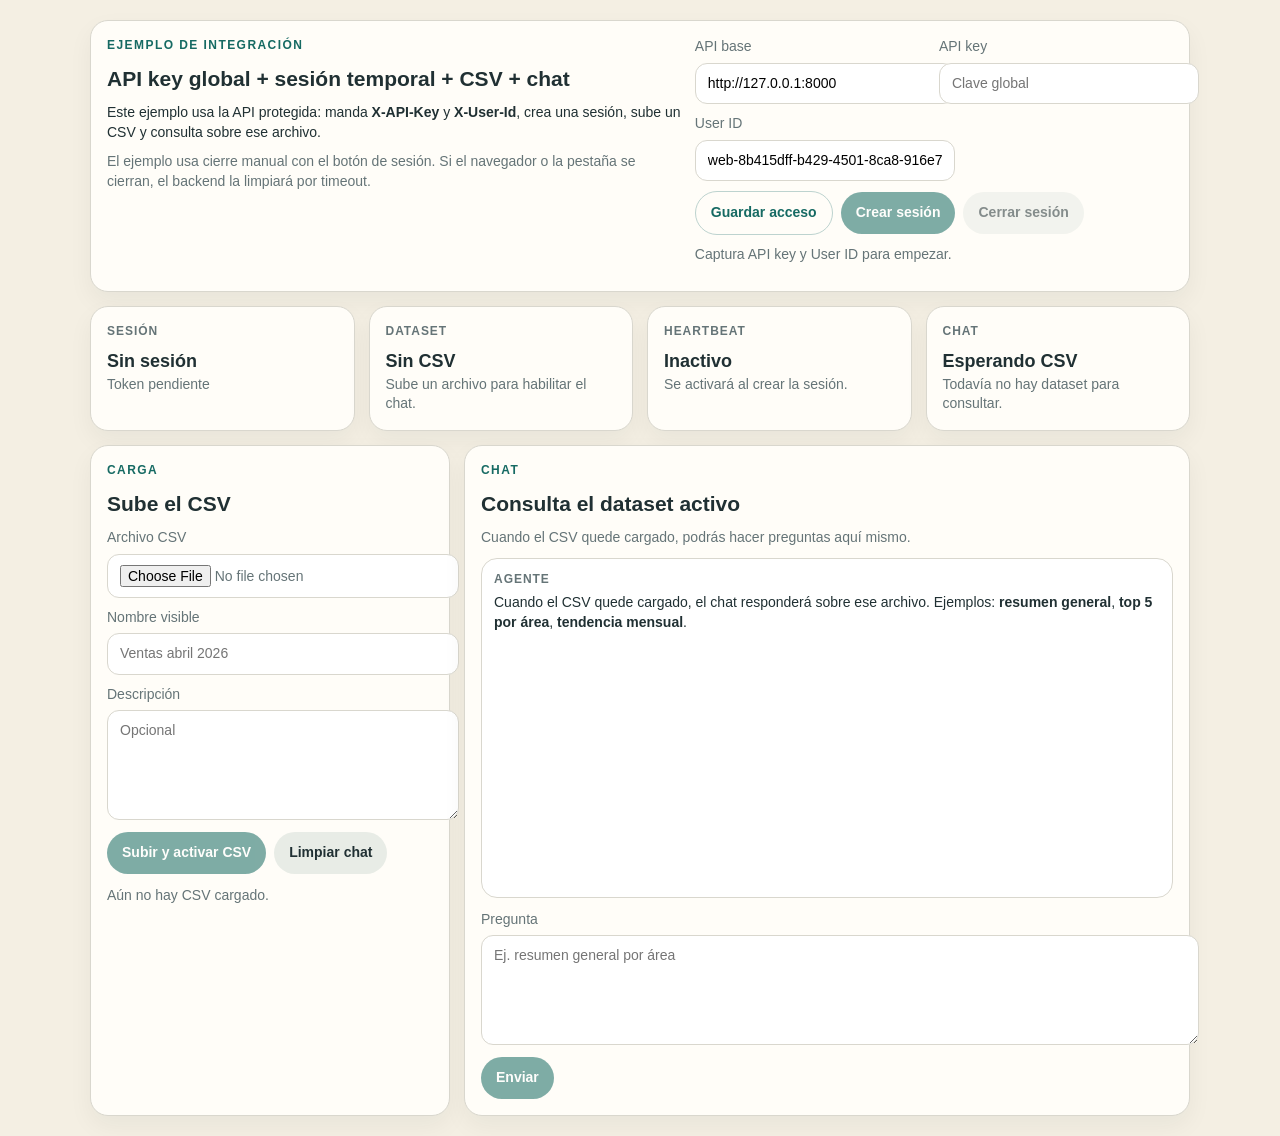
<file: ejemplo/index.html>
<!doctype html>
<html lang="es">
<head>
  <meta charset="utf-8" />
  <meta name="viewport" content="width=device-width, initial-scale=1" />
  <title>Ejemplo sesiones protegidas</title>
  <style>
    body{margin:0;font:14px/1.4 "Segoe UI",sans-serif;background:#f4efe3;color:#203033}
    main{width:min(1100px,calc(100vw - 24px));margin:20px auto;display:grid;gap:14px}
    .card{background:#fffdf8;border:1px solid #d9d7ce;border-radius:18px;padding:16px;box-shadow:0 10px 24px rgba(18,30,31,.05)}
    .hero,.layout,.status{display:grid;gap:14px}.hero{grid-template-columns:1.2fr 1fr}.layout{grid-template-columns:360px 1fr}.status{grid-template-columns:repeat(4,1fr)}
    h1,h2,p{margin:0 0 10px}.eyebrow{font-size:12px;text-transform:uppercase;letter-spacing:.12em;color:#166a63;font-weight:700}
    label{display:grid;gap:6px;color:#657477}.grid{display:grid;gap:10px}.grid.two{grid-template-columns:repeat(2,1fr)}
    input,textarea,button{font:inherit} input,textarea{width:100%;padding:10px 12px;border:1px solid #d9d7ce;border-radius:12px;background:#fff}
    textarea{min-height:88px;resize:vertical} button{border:0;border-radius:999px;padding:11px 15px;font-weight:700;cursor:pointer}
    .primary{background:#166a63;color:#fff}.secondary{background:#e8ece6;color:#203033}.ghost{background:transparent;border:1px solid #bdd3cf;color:#166a63}
    button:disabled{opacity:.55;cursor:not-allowed}.row,.chips{display:flex;gap:8px;flex-wrap:wrap;align-items:center}
    .meta,.note{color:#657477}.note.warn{color:#8c5a13}.note.error{color:#9c3d31}.note.success{color:#166a63}
    .value{font-size:18px;font-weight:700}.label{font-size:12px;text-transform:uppercase;letter-spacing:.08em;color:#657477;font-weight:700}
    .messages{display:grid;gap:12px;min-height:340px;max-height:70vh;overflow:auto}.msg{border:1px solid #d9d7ce;border-radius:16px;padding:12px;background:#fff}
    .msg.user{margin-left:auto;max-width:74%;background:linear-gradient(135deg,#166a63,#1f756d);color:#fff}.msg-head{font-size:12px;text-transform:uppercase;letter-spacing:.08em;font-weight:700;color:#657477;margin-bottom:6px}
    .msg.user .msg-head{color:#d9f5f0}.kpis{display:grid;grid-template-columns:repeat(auto-fit,minmax(140px,1fr));gap:10px;margin-top:10px}.kpi{border:1px solid #d9d7ce;border-radius:12px;padding:10px;background:#f2f6f4}
    .kpi strong{display:block;font-size:22px;margin-top:6px} table{width:100%;border-collapse:collapse;margin-top:10px;background:#fff}
    th,td{padding:9px 10px;border-bottom:1px solid #d9d7ce;text-align:left;vertical-align:top} th{font-size:12px;text-transform:uppercase;letter-spacing:.06em;color:#657477;background:#f0f4f2}
    .chip{padding:8px 11px;border:1px solid #d9d7ce;border-radius:999px;background:#fff}
    @media (max-width:900px){.hero,.layout,.status,.grid.two{grid-template-columns:1fr}.msg.user{max-width:100%}}
  </style>
</head>
<body>
  <main>
    <section class="card hero">
      <div>
        <p class="eyebrow">Ejemplo de integración</p>
        <h1>API key global + sesión temporal + CSV + chat</h1>
        <p>Este ejemplo usa la API protegida: manda <strong>X-API-Key</strong> y <strong>X-User-Id</strong>, crea una sesión, sube un CSV y consulta sobre ese archivo.</p>
        <p class="note">El ejemplo usa cierre manual con el botón de sesión. Si el navegador o la pestaña se cierran, el backend la limpiará por timeout.</p>
      </div>
      <div class="grid two">
        <label>API base<input id="apiBase" type="url" value="http://127.0.0.1:8000" /></label>
        <label>API key<input id="apiKey" type="password" placeholder="Clave global" /></label>
        <label>User ID<input id="userId" type="text" placeholder="usuario-web-01" /></label>
        <div class="row" style="grid-column:1/-1">
          <button id="saveAccessBtn" class="ghost" type="button">Guardar acceso</button>
          <button id="createBtn" class="primary" type="button">Crear sesión</button>
          <button id="closeBtn" class="secondary" type="button">Cerrar sesión</button>
        </div>
        <p id="accessNote" class="note" style="grid-column:1/-1">Captura API key y User ID para empezar.</p>
      </div>
    </section>

    <section class="status">
      <article class="card"><p class="label">Sesión</p><div id="sessionStatus" class="value">Sin sesión</div><div id="tokenStatus" class="meta">Token pendiente</div></article>
      <article class="card"><p class="label">Dataset</p><div id="datasetStatus" class="value">Sin CSV</div><div id="datasetMeta" class="meta">Sube un archivo para habilitar el chat.</div></article>
      <article class="card"><p class="label">Heartbeat</p><div id="heartbeatStatus" class="value">Inactivo</div><div id="heartbeatMeta" class="meta">Se activará al crear la sesión.</div></article>
      <article class="card"><p class="label">Chat</p><div id="chatStatus" class="value">Esperando CSV</div><div id="chatMeta" class="meta">Todavía no hay dataset para consultar.</div></article>
    </section>

    <section class="layout">
      <aside class="card">
        <p class="eyebrow">Carga</p>
        <h2>Sube el CSV</h2>
        <div class="grid">
          <label>Archivo CSV<input id="csvFile" type="file" accept=".csv,text/csv" /></label>
          <label>Nombre visible<input id="displayName" type="text" placeholder="Ventas abril 2026" /></label>
          <label>Descripción<textarea id="description" placeholder="Opcional"></textarea></label>
        </div>
        <div class="row" style="margin-top:12px">
          <button id="uploadBtn" class="primary" type="button">Subir y activar CSV</button>
          <button id="clearBtn" class="secondary" type="button">Limpiar chat</button>
        </div>
        <p id="uploadNote" class="note" style="margin-top:12px">Aún no hay CSV cargado.</p>
        <div id="suggestions" class="chips" style="margin-top:12px"></div>
      </aside>

      <section class="card">
        <p class="eyebrow">Chat</p>
        <h2>Consulta el dataset activo</h2>
        <p id="chatIntro" class="note">Cuando el CSV quede cargado, podrás hacer preguntas aquí mismo.</p>
        <div id="messages" class="messages"></div>
        <label style="margin-top:12px">Pregunta<textarea id="questionInput" placeholder="Ej. resumen general por área"></textarea></label>
        <div class="row" style="margin-top:12px"><button id="sendBtn" class="primary" type="button">Enviar</button></div>
      </section>
    </section>
  </main>

  <script>
    const K={apiBase:"example.apiBase",apiKey:"example.apiKey",userId:"example.userId"};
    const S={apiBase:"",apiKey:"",userId:"",token:"",dataset:null,history:[],heartbeat:0,lastBeat:0,busy:false};
    const E={apiBase:q("apiBase"),apiKey:q("apiKey"),userId:q("userId"),saveAccessBtn:q("saveAccessBtn"),createBtn:q("createBtn"),closeBtn:q("closeBtn"),csvFile:q("csvFile"),displayName:q("displayName"),description:q("description"),uploadBtn:q("uploadBtn"),uploadNote:q("uploadNote"),suggestions:q("suggestions"),clearBtn:q("clearBtn"),messages:q("messages"),questionInput:q("questionInput"),sendBtn:q("sendBtn"),accessNote:q("accessNote"),sessionStatus:q("sessionStatus"),tokenStatus:q("tokenStatus"),datasetStatus:q("datasetStatus"),datasetMeta:q("datasetMeta"),heartbeatStatus:q("heartbeatStatus"),heartbeatMeta:q("heartbeatMeta"),chatStatus:q("chatStatus"),chatMeta:q("chatMeta"),chatIntro:q("chatIntro")};
    document.addEventListener("DOMContentLoaded",init);

    function init(){dbg("init:start");try{loadAccess()}catch(err){dbgError("init:load_access_error",{error:emsg(err)});S.apiBase="http://127.0.0.1:8000";S.apiKey=localStorage.getItem(K.apiKey)||"";S.userId=localStorage.getItem(K.userId)||gid();E.apiBase.value=S.apiBase;E.apiKey.value=S.apiKey;E.userId.value=S.userId;noteAccess(emsg(err),"error")}bind();resetChat();render();if(hasAccess())noteAccess("Acceso listo. Puedes crear la sesión.","success");dbg("init:ready",{hasAccess:hasAccess(),apiBase:S.apiBase,userId:S.userId})}
    function bind(){E.saveAccessBtn.addEventListener("click",()=>{try{saveAccess();render()}catch(err){dbgError("access:save_error",{error:emsg(err)});noteAccess(emsg(err),"error")}});E.createBtn.addEventListener("click",()=>createSession(true).catch(err=>showError("No se pudo crear la sesión.",err)));E.closeBtn.addEventListener("click",()=>closeSession(false));E.uploadBtn.addEventListener("click",uploadCsv);E.sendBtn.addEventListener("click",sendQuestion);E.clearBtn.addEventListener("click",resetChat);E.questionInput.addEventListener("keydown",ev=>{if(ev.key==="Enter"&&!ev.shiftKey){ev.preventDefault();sendQuestion()}});E.suggestions.addEventListener("click",ev=>{const b=ev.target.closest("[data-question]");if(!b)return;E.questionInput.value=b.getAttribute("data-question")||"";E.questionInput.focus()})}

    function loadAccess(){S.apiBase=norm(localStorage.getItem(K.apiBase)||E.apiBase.value);S.apiKey=localStorage.getItem(K.apiKey)||"";S.userId=localStorage.getItem(K.userId)||gid();E.apiBase.value=S.apiBase;E.apiKey.value=S.apiKey;E.userId.value=S.userId;dbg("access:loaded",{apiBase:S.apiBase,userId:S.userId,hasApiKey:Boolean(S.apiKey)})}
    function saveAccess(){S.apiBase=norm(E.apiBase.value);S.apiKey=(E.apiKey.value||"").trim();S.userId=(E.userId.value||"").trim()||gid();localStorage.setItem(K.apiBase,S.apiBase);localStorage.setItem(K.apiKey,S.apiKey);localStorage.setItem(K.userId,S.userId);E.apiBase.value=S.apiBase;E.userId.value=S.userId;noteAccess(hasAccess()?"Acceso guardado.":"Captura API key y User ID para continuar.",hasAccess()?"success":"warn");dbg("access:saved",{apiBase:S.apiBase,userId:S.userId,hasApiKey:Boolean(S.apiKey)})}
    function hasAccess(){return Boolean(S.apiKey&&S.userId)} function ensureAccess(){if(!hasAccess()){dbg("access:missing",{apiBase:S.apiBase,userId:S.userId,hasApiKey:Boolean(S.apiKey)});throw new Error("Captura API key y User ID antes de usar la sesión.")}}
    function headers(extra={}){ensureAccess();return {"X-API-Key":S.apiKey,"X-User-Id":S.userId,...extra}}
    async function call(path,opt={}){const isForm=opt.body instanceof FormData,hs=new Headers(headers(opt.headers||{}));if(!isForm&&!hs.has("Content-Type"))hs.set("Content-Type","application/json");const method=opt.method||"GET",baseUrl=norm(S.apiBase||E.apiBase.value);dbg("http:request",{method,path,baseUrl,token:S.token||null,isForm,hasDataset:Boolean(S.dataset)});let r;try{r=await fetch(`${baseUrl}${path}`,{...opt,headers:hs})}catch(cause){dbgError("http:network_error",{method,path,baseUrl,error:cause?.message||String(cause)});const e=new Error(`No se pudo conectar con ${baseUrl}.`);e.cause=cause;throw e}const ct=r.headers.get("content-type")||"",p=ct.includes("application/json")?await r.json():await r.text();dbg("http:response",{method,path,status:r.status,ok:r.ok,payload:safePayload(p)});if(!r.ok){const e=new Error(typeof p==="object"&&p?(p.detail||JSON.stringify(p)):String(p||`HTTP ${r.status}`));e.status=r.status;e.payload=p;throw e}return p}

    async function createSession(forceNew){saveAccess();ensureAccess();dbg("session:create:start",{forceNew,token:S.token||null});if(forceNew&&S.token)await closeSession(true);busy(true);try{const p=await call("/sessions",{method:"POST",body:JSON.stringify({user_id:S.userId})});S.token=p.token;S.dataset=null;S.history=[];S.lastBeat=Date.now();dbg("session:create:ok",{token:S.token,expiresIn:p.expires_in});startBeat();resetChat();noteUpload("Sesión activa. El siguiente paso es subir un CSV.","success");msg("system","Sistema","Sesión creada. Ahora sube un CSV para habilitar el chat.");render();return p}catch(err){dbgError("session:create:error",{error:emsg(err),status:err?.status||null});throw err}finally{busy(false)}}
    async function uploadCsv(){saveAccess();ensureAccess();const f=E.csvFile.files[0];if(!f){noteUpload("Selecciona un archivo CSV antes de subirlo.","warn");dbg("upload:missing_file");return}if(!f.name.toLowerCase().endsWith(".csv")){noteUpload("Solo se esperan archivos .csv.","warn");dbg("upload:invalid_extension",{filename:f.name});return}try{busy(true);dbg("upload:start",{filename:f.name,size:f.size,token:S.token||null});if(!S.token)await createSession(false);const fd=new FormData(),m={};fd.append("file",f,f.name);if(E.displayName.value.trim())m.display_name=E.displayName.value.trim();if(E.description.value.trim())m.description=E.description.value.trim();if(Object.keys(m).length)fd.append("metadata",JSON.stringify(m));const d=await call(`/sessions/${encodeURIComponent(S.token)}/upload`,{method:"POST",body:fd});S.dataset=d;S.history=[];dbg("upload:ok",{token:S.token,datasetId:d.id,displayName:d.display_name||d.filename});resetChat();noteUpload("Archivo subido y sesión lista para consultar.","success");msg("assistant","Agente",`CSV cargado correctamente: <strong>${esc(d.display_name||d.filename)}</strong>.`);renderHints([`resumen general de ${d.display_name||d.filename}`,"top 5 por área","tendencia mensual","comparado con el periodo anterior"]);render()}catch(err){dbgError("upload:error",{error:emsg(err),status:err?.status||null,token:S.token||null});showError("No se pudo subir el CSV.",err)}finally{busy(false)}}
    async function sendQuestion(){saveAccess();ensureAccess();const question=E.questionInput.value.trim();if(!question){dbg("query:empty_question");return}if(!S.token||!S.dataset){dbg("query:blocked_missing_session_or_dataset",{token:S.token||null,hasDataset:Boolean(S.dataset)});showError("Todavía no hay un dataset activo.",new Error("Primero crea la sesión y sube un CSV."));return}msg("user","Tu consulta",`<p>${esc(question)}</p>`);E.questionInput.value="";try{busy(true);dbg("query:start",{token:S.token,question:question.slice(0,120),historyCount:S.history.slice(-12).length});const r=await call(`/sessions/${encodeURIComponent(S.token)}/query`,{method:"POST",body:JSON.stringify({question,history:S.history.slice(-12)})});dbg("query:ok",{token:S.token,status:r.status});if(r.status==="ok"){msg("assistant","Agente",renderResult(r));remember("user",question);remember("agent",r.summary);renderHintsFromResponse(r);render();return}if(r.status==="needs_clarification"){msg("assistant","Agente",`<p>${esc(r.reason)}</p><p>${esc(r.question)}</p>`);remember("user",question);remember("agent",`${r.reason} ${r.question}`.trim());renderHints((r.hints||[]));return}if(r.status==="assistant_message"){msg("assistant","Agente",`<p>${esc(r.message)}</p>`);remember("user",question);remember("agent",r.message);renderHints((r.hints||[]));return}throw new Error("El backend devolvió un estado no esperado.")}catch(err){dbgError("query:error",{error:emsg(err),status:err?.status||null,token:S.token||null});showError("La consulta falló.",err);if(err.status===401||err.status===403)expire("La sesión ya no es válida para este acceso. Crea una nueva.")}finally{busy(false)}}

    function startBeat(){stopBeat();dbg("heartbeat:start",{token:S.token||null});S.heartbeat=window.setInterval(async()=>{if(!S.token){dbg("heartbeat:skip_no_token");return}try{dbg("heartbeat:tick",{token:S.token});await call(`/sessions/${encodeURIComponent(S.token)}/heartbeat`,{method:"POST"});S.lastBeat=Date.now();render()}catch(err){dbgError("heartbeat:error",{error:emsg(err),status:err?.status||null,token:S.token||null});stopBeat();if(err.status===401||err.status===403){expire("El backend marcó la sesión como expirada o inválida.");return}noteUpload(`Heartbeat falló: ${emsg(err)}`,"warn")}},30000);render()}
    function stopBeat(){if(S.heartbeat){dbg("heartbeat:stop",{token:S.token||null});clearInterval(S.heartbeat);S.heartbeat=0}render()}
    async function closeSession(silent){dbg("session:close:start",{token:S.token||null,silent});stopBeat();if(S.token){try{await fetch(`${norm(S.apiBase||E.apiBase.value)}/sessions/${encodeURIComponent(S.token)}/logout`,{method:"POST",keepalive:true,headers:headers()});dbg("session:close:logout_ok",{token:S.token})}catch(err){dbgError("session:close:logout_error",{error:err?.message||String(err),token:S.token||null});if(!silent)noteUpload("No se pudo cerrar la sesión en el servidor. El heartbeat se encargará de limpiarla.","warn")}}S.token="";S.dataset=null;S.history=[];S.lastBeat=0;E.csvFile.value="";resetChat();render();if(!silent)msg("system","Sistema","Sesión cerrada. Si quieres cambiar el CSV, crea una nueva.")}
    function expire(text){dbgError("session:expired",{token:S.token||null,text});stopBeat();S.token="";S.dataset=null;S.history=[];S.lastBeat=0;resetChat();noteUpload("La sesión expiró. Crea otra y vuelve a subir el CSV.","warn");msg("system","Sistema",text);render()}

    function resetChat(){E.messages.innerHTML="";msg("assistant","Agente","Cuando el CSV quede cargado, el chat responderá sobre ese archivo. Ejemplos: <strong>resumen general</strong>, <strong>top 5 por área</strong>, <strong>tendencia mensual</strong>.");renderHints([])}
    function msg(role,title,html){const n=document.createElement("article");n.className=`msg ${role}`;n.innerHTML=`<div class="msg-head">${esc(title)}</div><div>${html}</div>`;E.messages.appendChild(n);E.messages.scrollTop=E.messages.scrollHeight}
    function remember(role,text){S.history.push({role,text});S.history=S.history.slice(-12)}
    function renderResult(r){const summary=`<p>${esc(r.summary||"Sin resumen.")}</p>`,kpis=Array.isArray(r.kpis)&&r.kpis.length?`<div class="kpis">${r.kpis.map(k=>`<div class="kpi"><span class="label">${esc(k.label||"KPI")}</span><strong>${esc(fmt(k.value))}</strong>${k.change?`<span class="note">${esc(k.change)}</span>`:""}</div>`).join("")}</div>`:"",table=r.table&&Array.isArray(r.table.columns)&&r.table.columns.length?`<details><summary>Ver tabla (${r.table.rows.length} filas)</summary>${renderTable(r.table)}</details>`:"";return summary+kpis+table}
    function renderTable(t){return `<table><thead><tr>${t.columns.map(c=>`<th>${esc(c)}</th>`).join("")}</tr></thead><tbody>${t.rows.map(row=>`<tr>${t.columns.map(c=>`<td>${esc(fmt(row[c]))}</td>`).join("")}</tr>`).join("")}</tbody></table>`}
    function renderHintsFromResponse(r){if(!r?.meta?.plan){renderHints([]);return}const p=r.meta.plan,h=[];if(p.dimensions?.length)h.push(`top 5 ${p.dimensions[0]} por ${p.metrics?.[0]||"valor"}`);if(p.metrics?.length)h.push(`total de ${p.metrics[0]}`);if(p.intent==="time_series_report")h.push("comparado con el periodo anterior");renderHints(h)}
    function renderHints(items){const unique=[...new Set((items||[]).map(v=>String(v).trim()).filter(Boolean))];E.suggestions.innerHTML=unique.map(v=>`<button class="chip" type="button" data-question="${eattr(v)}">${esc(v)}</button>`).join("")}
    function noteUpload(text,tone=""){E.uploadNote.textContent=text;E.uploadNote.className=tone?`note ${tone}`:"note"} function noteAccess(text,tone=""){E.accessNote.textContent=text;E.accessNote.className=tone?`note ${tone}`:"note"} function busy(v){S.busy=v;render()}
    function render(){E.sessionStatus.textContent=S.token?"Activa":"Sin sesión";E.tokenStatus.textContent=S.token||"Token pendiente";E.datasetStatus.textContent=S.dataset?(S.dataset.display_name||S.dataset.filename):"Sin CSV";E.datasetMeta.textContent=S.dataset?`${num(S.dataset.row_count)} filas · ${num(Object.keys(S.dataset.columns||{}).length)} columnas`:"Sube un archivo para habilitar el chat.";E.heartbeatStatus.textContent=S.heartbeat?"Activo":"Inactivo";E.heartbeatMeta.textContent=S.heartbeat?`Último ping: ${S.lastBeat?new Date(S.lastBeat).toLocaleTimeString():"recién creado"}`:"Se activará al crear la sesión.";E.chatStatus.textContent=S.dataset?"Listo para preguntar":"Esperando CSV";E.chatMeta.textContent=S.dataset?"La consulta viaja con historial corto a la sesión activa.":"Todavía no hay dataset para consultar.";E.chatIntro.textContent=S.dataset?`Dataset activo: ${S.dataset.display_name||S.dataset.filename}`:"Cuando el CSV quede cargado, podrás hacer preguntas aquí mismo.";const blocked=!hasAccess();E.createBtn.disabled=S.busy||blocked;E.closeBtn.disabled=S.busy||!S.token;E.uploadBtn.disabled=S.busy||blocked;E.sendBtn.disabled=S.busy||blocked||!S.token||!S.dataset;E.questionInput.disabled=S.busy||blocked||!S.token||!S.dataset}

    function num(v){const n=Number(v);return Number.isNaN(n)?String(v??""):new Intl.NumberFormat("es-MX").format(n)} function fmt(v){if(v===null||v===undefined||v==="")return"N/A";if(typeof v==="number")return new Intl.NumberFormat("es-MX",{maximumFractionDigits:2}).format(v);return String(v)}
    function showError(prefix,err){noteUpload(`${prefix} ${emsg(err)}`,"error");msg("system","Sistema",esc(`${prefix} ${emsg(err)}`));render()} function emsg(err){return err?.message||"Error no identificado."}
    function dbg(event,data={}){try{console.info("[ejemplo-chat]",event,{...data,state:{token:S.token||null,hasDataset:Boolean(S.dataset),busy:S.busy,heartbeat:Boolean(S.heartbeat)}})}catch(_){}}
    function dbgError(event,data={}){try{console.error("[ejemplo-chat]",event,{...data,state:{token:S.token||null,hasDataset:Boolean(S.dataset),busy:S.busy,heartbeat:Boolean(S.heartbeat)}})}catch(_){}}
    function safePayload(payload){if(payload===null||payload===undefined)return payload;if(typeof payload==="string")return payload.slice(0,400);if(Array.isArray(payload))return {type:"array",length:payload.length};if(typeof payload==="object"){const out={};for(const [k,v] of Object.entries(payload)){if(k==="telemetry"){out[k]="[telemetry]";continue}if(typeof v==="string")out[k]=v.slice(0,240);else if(Array.isArray(v))out[k]=`[array:${v.length}]`;else if(v&&typeof v==="object")out[k]="[object]";else out[k]=v}return out}return payload}
    function q(id){return document.getElementById(id)} function norm(v){const raw=String(v||"").trim();if(!raw)throw new Error("La API base no puede estar vacía.");let fixed=raw.replace(/^(https?):(?!\/\/)/i,"$1://");if(!/^https?:\/\//i.test(fixed))fixed=`http://${fixed.replace(/^\/+/,"")}`;fixed=fixed.replace(/\/+$/,"");try{const url=new URL(fixed);if(!url.hostname)throw new Error("Sin hostname");return url.origin}catch(_){throw new Error(`API base inválida: ${raw}`)}} function gid(){return `web-${id()}`} function esc(v){return String(v??"").replaceAll("&","&amp;").replaceAll("<","&lt;").replaceAll(">","&gt;").replaceAll('\"',"&quot;").replaceAll("'","&#39;")} function eattr(v){return String(v??"").replaceAll("&","&amp;").replaceAll('\"',"&quot;").replaceAll("'","&#39;")}
    function id(){try{if(window.crypto&&typeof window.crypto.randomUUID==="function")return window.crypto.randomUUID()}catch(_){}try{if(window.crypto&&typeof window.crypto.getRandomValues==="function"){const b=new Uint8Array(16);window.crypto.getRandomValues(b);b[6]=(b[6]&15)|64;b[8]=(b[8]&63)|128;const h=Array.from(b,x=>x.toString(16).padStart(2,"0"));return [h.slice(0,4).join(""),h.slice(4,6).join(""),h.slice(6,8).join(""),h.slice(8,10).join(""),h.slice(10,16).join("")].join("-")}}catch(_){}return `${Date.now().toString(36)}-${Math.random().toString(36).slice(2,12)}`}
  </script>
</body>
</html>
</file>
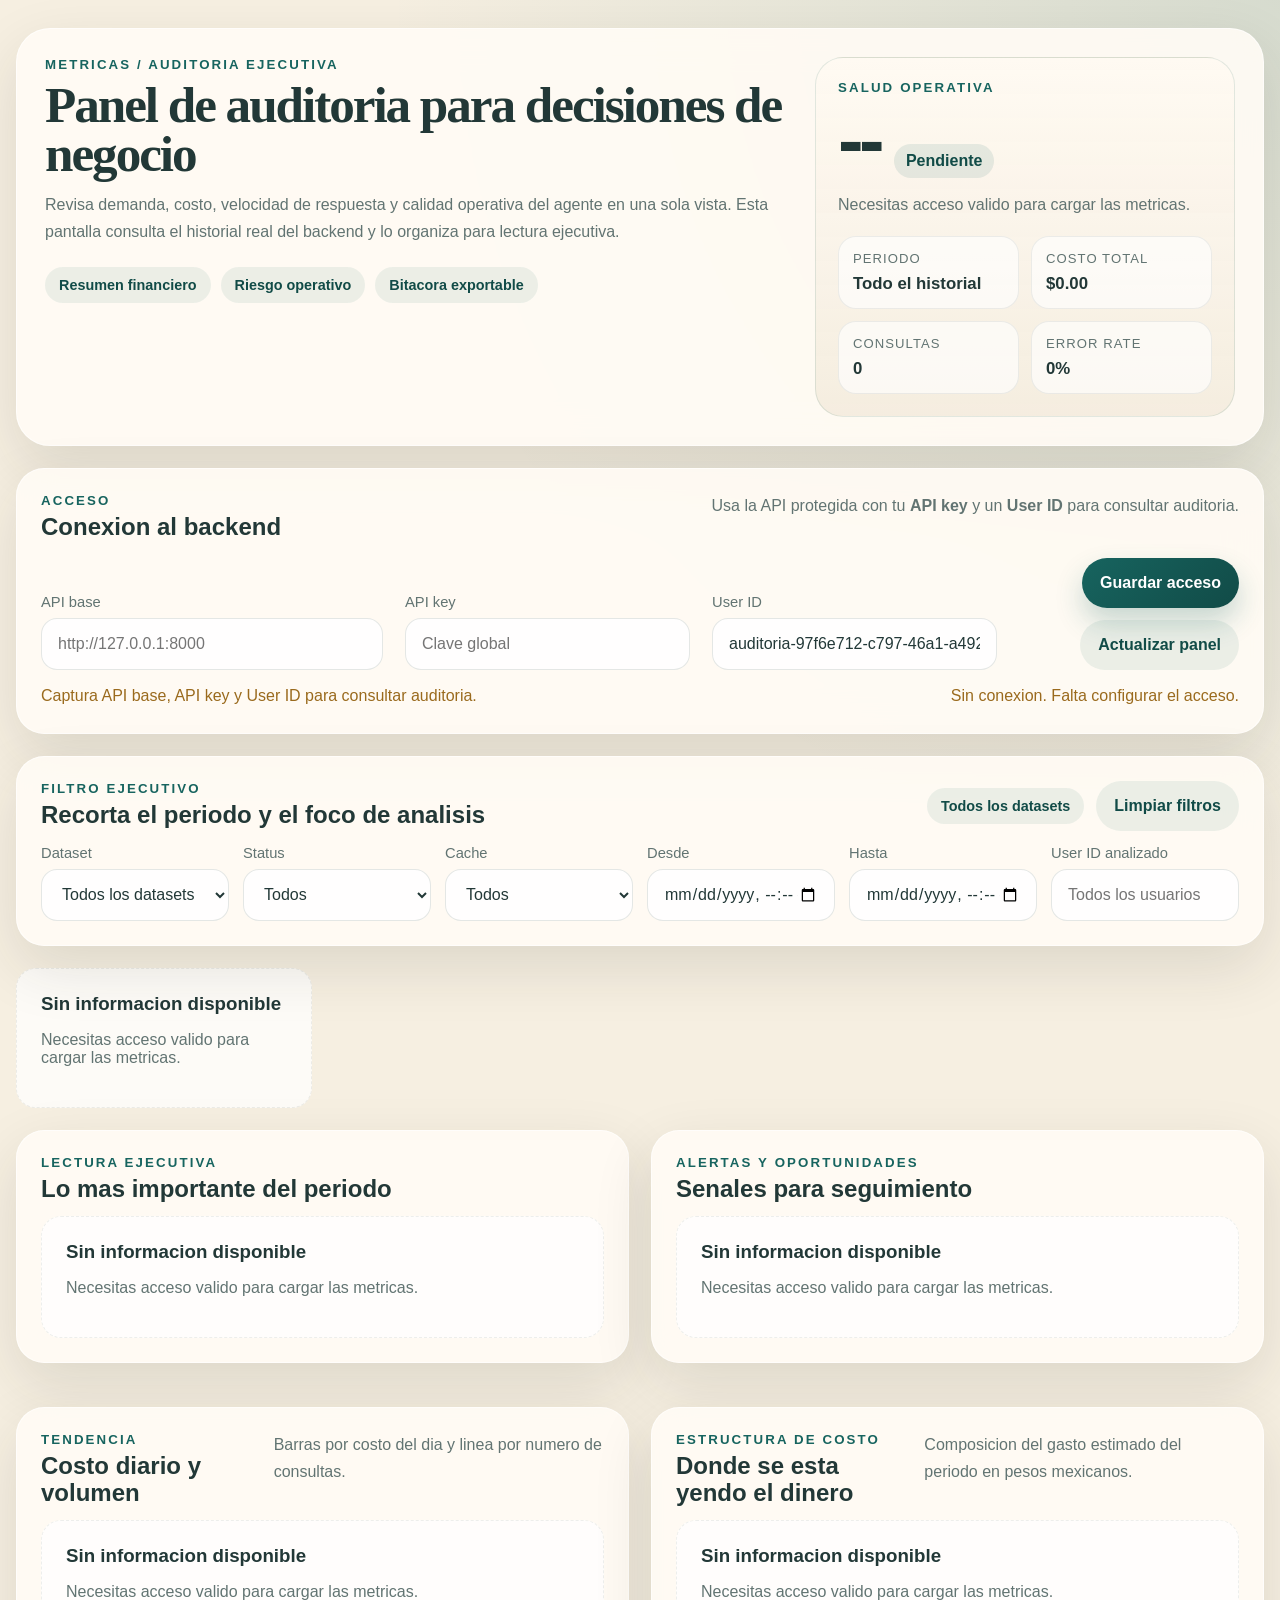
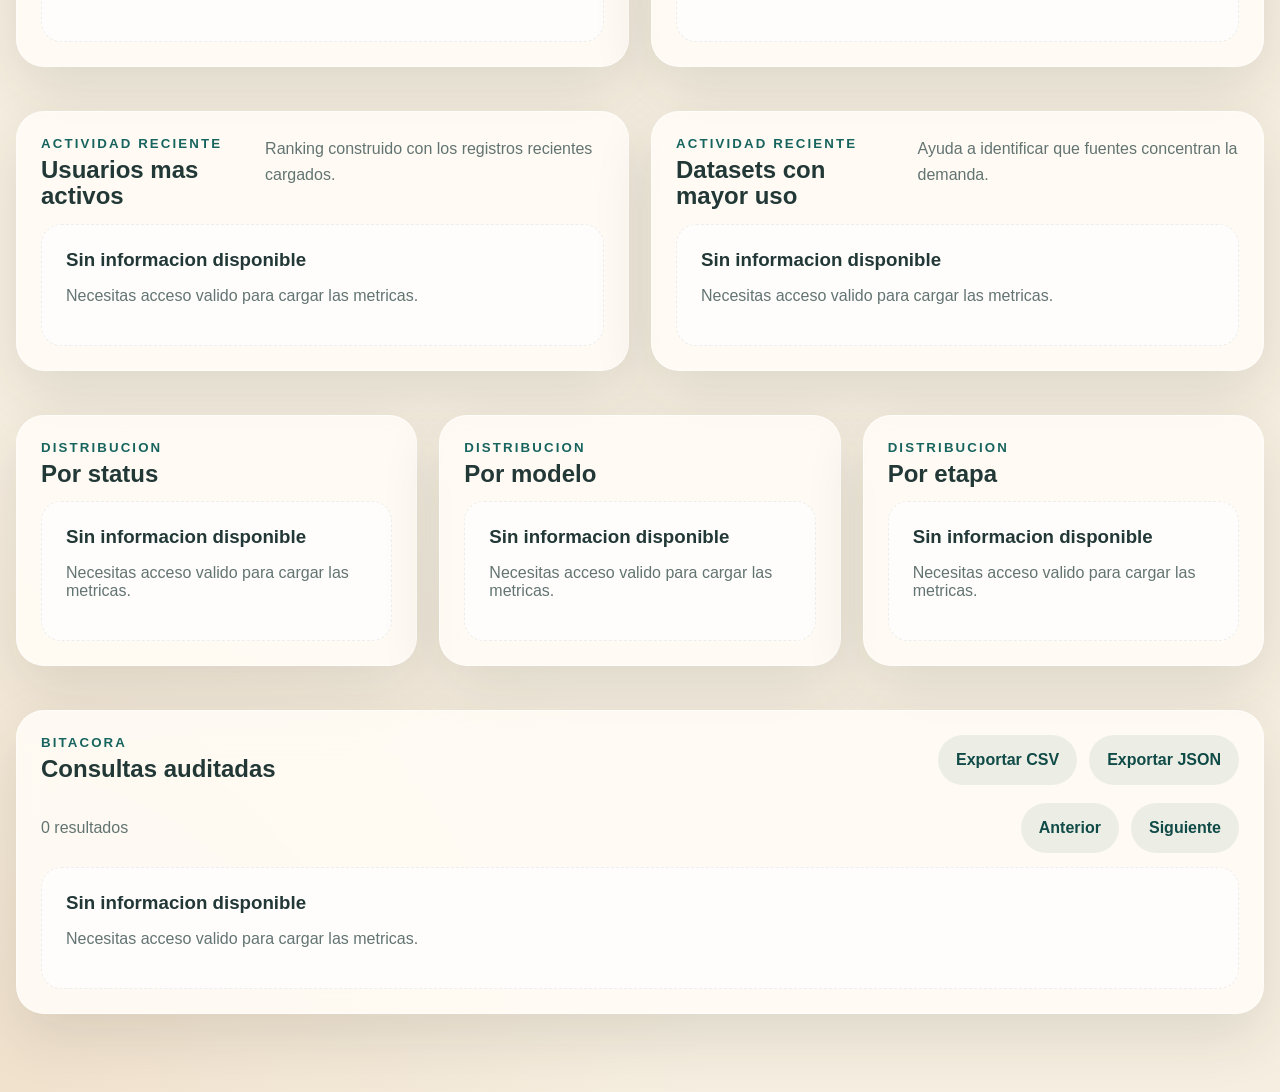
<file: metricas/index.html>
<!DOCTYPE html>
<html lang="es">
  <head>
    <meta charset="UTF-8" />
    <meta name="viewport" content="width=device-width, initial-scale=1.0" />
    <title>Auditoria Ejecutiva del Agente</title>
    <link rel="stylesheet" href="./styles.css" />
  </head>
  <body>
    <div class="page-shell">
      <header class="hero">
        <div class="hero-copy">
          <p class="eyebrow">Metricas / Auditoria Ejecutiva</p>
          <h1>Panel de auditoria para decisiones de negocio</h1>
          <p class="hero-text">
            Revisa demanda, costo, velocidad de respuesta y calidad operativa del agente en una sola vista.
            Esta pantalla consulta el historial real del backend y lo organiza para lectura ejecutiva.
          </p>
          <div class="hero-tags">
            <span class="hero-tag">Resumen financiero</span>
            <span class="hero-tag">Riesgo operativo</span>
            <span class="hero-tag">Bitacora exportable</span>
          </div>
        </div>

        <div class="hero-card">
          <p class="eyebrow">Salud operativa</p>
          <div class="hero-score-row">
            <strong class="hero-score" id="hero-health-score">--</strong>
            <span class="hero-score-label" id="hero-health-label">Pendiente</span>
          </div>
          <p class="hero-card-text" id="hero-health-copy">
            Guarda el acceso y consulta las metricas para obtener una lectura del periodo.
          </p>
          <div class="hero-mini-grid">
            <div class="hero-mini-card">
              <span class="mini-label">Periodo</span>
              <strong id="hero-period-text">Sin definir</strong>
            </div>
            <div class="hero-mini-card">
              <span class="mini-label">Costo total</span>
              <strong id="hero-cost-text">$0.00</strong>
            </div>
            <div class="hero-mini-card">
              <span class="mini-label">Consultas</span>
              <strong id="hero-query-text">0</strong>
            </div>
            <div class="hero-mini-card">
              <span class="mini-label">Error rate</span>
              <strong id="hero-error-text">0%</strong>
            </div>
          </div>
        </div>
      </header>

      <section class="panel command-panel">
        <div class="panel-head">
          <div>
            <p class="eyebrow">Acceso</p>
            <h2>Conexion al backend</h2>
          </div>
          <p class="panel-copy">
            Usa la API protegida con tu <strong>API key</strong> y un <strong>User ID</strong> para consultar auditoria.
          </p>
        </div>

        <div class="command-grid">
          <label class="field">
            <span>API base</span>
            <input id="api-base-input" type="text" placeholder="http://127.0.0.1:8000" />
          </label>

          <label class="field">
            <span>API key</span>
            <input id="api-key-input" type="password" placeholder="Clave global" />
          </label>

          <label class="field">
            <span>User ID</span>
            <input id="actor-user-id-input" type="text" placeholder="Ej. auditoria-negocio" />
          </label>

          <div class="action-stack">
            <button class="primary-button" id="auth-save" type="button">Guardar acceso</button>
            <button class="ghost-button" id="refresh-dashboard" type="button">Actualizar panel</button>
          </div>
        </div>

        <div class="status-row">
          <p class="status-text" id="auth-status-text">Captura API base, API key y User ID para comenzar.</p>
          <p class="status-text" id="dashboard-status-text">Sin datos cargados.</p>
        </div>
      </section>

      <section class="panel filter-panel">
        <div class="panel-head compact">
          <div>
            <p class="eyebrow">Filtro ejecutivo</p>
            <h2>Recorta el periodo y el foco de analisis</h2>
          </div>
          <div class="filter-actions">
            <span class="dataset-chip" id="selected-dataset-chip">Todos los datasets</span>
            <button class="ghost-button" id="reset-filters" type="button">Limpiar filtros</button>
          </div>
        </div>

        <form class="filter-grid" id="filter-form">
          <label class="field">
            <span>Dataset</span>
            <select id="filter-dataset">
              <option value="">Todos los datasets</option>
            </select>
          </label>

          <label class="field">
            <span>Status</span>
            <select id="filter-status">
              <option value="">Todos</option>
              <option value="ok">ok</option>
              <option value="assistant_message">assistant_message</option>
              <option value="needs_clarification">needs_clarification</option>
              <option value="validation_error">validation_error</option>
              <option value="rate_limited">rate_limited</option>
              <option value="gemini_error">gemini_error</option>
              <option value="gemini_unavailable">gemini_unavailable</option>
              <option value="not_found">not_found</option>
              <option value="error">error</option>
            </select>
          </label>

          <label class="field">
            <span>Cache</span>
            <select id="filter-cache-hit">
              <option value="">Todos</option>
              <option value="false">fresh</option>
              <option value="true">cache</option>
            </select>
          </label>

          <label class="field">
            <span>Desde</span>
            <input id="filter-from" type="datetime-local" />
          </label>

          <label class="field">
            <span>Hasta</span>
            <input id="filter-to" type="datetime-local" />
          </label>

          <label class="field">
            <span>User ID analizado</span>
            <input id="filter-user-id" type="text" placeholder="Todos los usuarios" />
          </label>
        </form>
      </section>

      <section class="kpi-grid" id="kpi-grid"></section>

      <section class="insight-grid">
        <article class="panel spotlight-panel">
          <div class="panel-head compact">
            <div>
              <p class="eyebrow">Lectura ejecutiva</p>
              <h2>Lo mas importante del periodo</h2>
            </div>
          </div>
          <div id="executive-story"></div>
        </article>

        <article class="panel spotlight-panel">
          <div class="panel-head compact">
            <div>
              <p class="eyebrow">Alertas y oportunidades</p>
              <h2>Senales para seguimiento</h2>
            </div>
          </div>
          <div class="focus-list" id="focus-list"></div>
        </article>
      </section>

      <section class="chart-grid">
        <article class="panel chart-panel">
          <div class="panel-head compact">
            <div>
              <p class="eyebrow">Tendencia</p>
              <h2>Costo diario y volumen</h2>
            </div>
            <p class="panel-copy">Barras por costo del dia y linea por numero de consultas.</p>
          </div>
          <div id="trend-chart"></div>
        </article>

        <article class="panel chart-panel">
          <div class="panel-head compact">
            <div>
              <p class="eyebrow">Estructura de costo</p>
              <h2>Donde se esta yendo el dinero</h2>
            </div>
            <p class="panel-copy">Composicion del gasto estimado del periodo en pesos mexicanos.</p>
          </div>
          <div id="cost-mix"></div>
        </article>
      </section>

      <section class="rank-grid">
        <article class="panel rank-panel">
          <div class="panel-head compact">
            <div>
              <p class="eyebrow">Actividad reciente</p>
              <h2>Usuarios mas activos</h2>
            </div>
            <p class="panel-copy">Ranking construido con los registros recientes cargados.</p>
          </div>
          <div id="top-users"></div>
        </article>

        <article class="panel rank-panel">
          <div class="panel-head compact">
            <div>
              <p class="eyebrow">Actividad reciente</p>
              <h2>Datasets con mayor uso</h2>
            </div>
            <p class="panel-copy">Ayuda a identificar que fuentes concentran la demanda.</p>
          </div>
          <div id="top-datasets"></div>
        </article>
      </section>

      <section class="breakdown-grid">
        <article class="panel breakdown-panel">
          <div class="panel-head compact">
            <div>
              <p class="eyebrow">Distribucion</p>
              <h2>Por status</h2>
            </div>
          </div>
          <div id="breakdown-status"></div>
        </article>

        <article class="panel breakdown-panel">
          <div class="panel-head compact">
            <div>
              <p class="eyebrow">Distribucion</p>
              <h2>Por modelo</h2>
            </div>
          </div>
          <div id="breakdown-model"></div>
        </article>

        <article class="panel breakdown-panel">
          <div class="panel-head compact">
            <div>
              <p class="eyebrow">Distribucion</p>
              <h2>Por etapa</h2>
            </div>
          </div>
          <div id="breakdown-stage"></div>
        </article>
      </section>

      <section class="panel table-panel">
        <div class="panel-head">
          <div>
            <p class="eyebrow">Bitacora</p>
            <h2>Consultas auditadas</h2>
          </div>
          <div class="table-actions">
            <button class="ghost-button" id="export-csv" type="button">Exportar CSV</button>
            <button class="ghost-button" id="export-json" type="button">Exportar JSON</button>
          </div>
        </div>

        <div class="pagination-row">
          <div class="status-text" id="pagination-text">0 resultados</div>
          <div class="pagination-actions">
            <button class="ghost-button" id="page-prev" type="button">Anterior</button>
            <button class="ghost-button" id="page-next" type="button">Siguiente</button>
          </div>
        </div>

        <div id="audit-table"></div>
      </section>
    </div>

    <script src="./app.js" defer></script>
  </body>
</html>
</file>
<file: metricas/styles.css>
:root {
  --bg: #f6efe1;
  --bg-soft: #fbf7ef;
  --panel: rgba(255, 251, 245, 0.92);
  --line: rgba(34, 58, 55, 0.12);
  --ink: #223837;
  --muted: #627472;
  --accent: #17645f;
  --accent-strong: #114b47;
  --warm: #cb7f3d;
  --rose: #8c4d68;
  --success: #17645f;
  --warn: #9a6a1d;
  --error: #8f3a2f;
  --shadow: 0 22px 60px rgba(45, 42, 35, 0.12);
  --radius-xl: 28px;
  --sans: "Aptos", "Segoe UI Variable", "Trebuchet MS", sans-serif;
  --serif: "Iowan Old Style", "Palatino Linotype", "Book Antiqua", serif;
  --mono: "Cascadia Code", "Consolas", monospace;
}

* {
  box-sizing: border-box;
}

html {
  background:
    radial-gradient(circle at top right, rgba(23, 100, 95, 0.14), transparent 30%),
    radial-gradient(circle at left bottom, rgba(203, 127, 61, 0.12), transparent 24%),
    var(--bg);
}

body {
  margin: 0;
  color: var(--ink);
  font-family: var(--sans);
}

button,
input,
select {
  font: inherit;
}

.page-shell {
  width: min(1500px, calc(100vw - 32px));
  margin: 0 auto;
  padding: 28px 0 56px;
}

.hero,
.panel {
  background: var(--panel);
  backdrop-filter: blur(18px);
  border: 1px solid rgba(255, 255, 255, 0.65);
  box-shadow: var(--shadow);
}

.hero {
  display: grid;
  grid-template-columns: minmax(0, 1.5fr) minmax(300px, 420px);
  gap: 24px;
  padding: 28px;
  border-radius: 34px;
  margin-bottom: 22px;
}

.hero-copy h1 {
  margin: 8px 0 14px;
  font-family: var(--serif);
  font-size: clamp(2.2rem, 4vw, 4.2rem);
  line-height: 0.96;
  letter-spacing: -0.04em;
}

.hero-text,
.panel-copy {
  margin: 0;
  color: var(--muted);
  line-height: 1.65;
  font-size: 1rem;
}

.hero-tags {
  display: flex;
  flex-wrap: wrap;
  gap: 10px;
  margin-top: 22px;
}

.hero-tag,
.dataset-chip,
.status-pill,
.chip,
.hero-score-label {
  display: inline-flex;
  align-items: center;
  justify-content: center;
  border-radius: 999px;
}

.hero-tag,
.dataset-chip {
  padding: 10px 14px;
  background: rgba(23, 100, 95, 0.08);
  color: var(--accent-strong);
  font-weight: 700;
  font-size: 0.9rem;
}

.hero-card {
  background: linear-gradient(180deg, rgba(255, 250, 242, 0.98), rgba(244, 236, 222, 0.92));
  border-radius: 28px;
  border: 1px solid rgba(23, 100, 95, 0.12);
  padding: 22px;
}

.hero-score-row {
  display: flex;
  align-items: baseline;
  gap: 14px;
  margin-top: 8px;
}

.hero-score {
  font-size: clamp(2.9rem, 6vw, 4.8rem);
  line-height: 0.95;
  letter-spacing: -0.06em;
}

.hero-score-label {
  padding: 8px 12px;
  background: rgba(23, 100, 95, 0.1);
  color: var(--accent-strong);
  font-weight: 700;
}

.hero-card-text {
  margin: 14px 0 18px;
  color: var(--muted);
  line-height: 1.6;
}

.hero-mini-grid {
  display: grid;
  grid-template-columns: repeat(2, minmax(0, 1fr));
  gap: 12px;
}

.hero-mini-card {
  padding: 14px;
  border-radius: 18px;
  background: rgba(255, 255, 255, 0.65);
  border: 1px solid rgba(34, 56, 55, 0.08);
}

.mini-label {
  display: block;
  margin-bottom: 8px;
  color: var(--muted);
  font-size: 0.82rem;
  text-transform: uppercase;
  letter-spacing: 0.08em;
}

.hero-mini-card strong {
  font-size: 1.05rem;
}

.panel {
  border-radius: var(--radius-xl);
  padding: 24px;
  margin-bottom: 22px;
}

.panel-head {
  display: flex;
  align-items: flex-start;
  justify-content: space-between;
  gap: 16px;
  margin-bottom: 18px;
}

.panel-head.compact {
  margin-bottom: 14px;
}

.panel-head h2 {
  margin: 6px 0 0;
  font-size: 1.5rem;
  line-height: 1.1;
}

.eyebrow {
  margin: 0;
  color: var(--accent);
  font-size: 0.83rem;
  font-weight: 800;
  text-transform: uppercase;
  letter-spacing: 0.16em;
}

.command-grid,
.filter-grid,
.kpi-grid,
.insight-grid,
.chart-grid,
.rank-grid,
.breakdown-grid {
  display: grid;
  gap: 22px;
}

.command-grid {
  grid-template-columns: 1.2fr 1fr 1fr 220px;
  align-items: end;
}

.filter-grid {
  grid-template-columns: repeat(6, minmax(0, 1fr));
  gap: 14px;
}

.kpi-grid {
  grid-template-columns: repeat(4, minmax(0, 1fr));
  margin-bottom: 22px;
}

.insight-grid,
.chart-grid,
.rank-grid {
  grid-template-columns: repeat(2, minmax(0, 1fr));
  margin-bottom: 22px;
}

.breakdown-grid {
  grid-template-columns: repeat(3, minmax(0, 1fr));
  margin-bottom: 22px;
}

.field {
  display: flex;
  flex-direction: column;
  gap: 8px;
}

.field span {
  color: var(--muted);
  font-size: 0.92rem;
}

.field input,
.field select {
  height: 52px;
  padding: 0 16px;
  border-radius: 16px;
  border: 1px solid rgba(34, 56, 55, 0.12);
  background: rgba(255, 255, 255, 0.88);
  color: var(--ink);
}

.field input:focus,
.field select:focus {
  outline: 2px solid rgba(23, 100, 95, 0.18);
  border-color: rgba(23, 100, 95, 0.34);
}

.action-stack,
.filter-actions,
.table-actions,
.pagination-actions,
.status-row {
  display: flex;
  gap: 12px;
  align-items: center;
  flex-wrap: wrap;
}

.action-stack {
  justify-content: flex-end;
}

.primary-button,
.ghost-button {
  height: 50px;
  padding: 0 18px;
  border-radius: 999px;
  border: none;
  cursor: pointer;
  transition: transform 160ms ease, opacity 160ms ease, box-shadow 160ms ease;
}

.primary-button:hover,
.ghost-button:hover {
  transform: translateY(-1px);
}

.primary-button {
  background: linear-gradient(135deg, var(--accent), var(--accent-strong));
  color: #fff;
  font-weight: 800;
  box-shadow: 0 14px 28px rgba(23, 100, 95, 0.24);
}

.ghost-button {
  background: rgba(23, 100, 95, 0.08);
  color: var(--accent-strong);
  font-weight: 700;
}

.ghost-button:disabled,
.primary-button:disabled {
  opacity: 0.45;
  cursor: default;
  transform: none;
  box-shadow: none;
}

.status-row {
  justify-content: space-between;
  margin-top: 14px;
}

.status-text {
  margin: 0;
  color: var(--muted);
  line-height: 1.55;
}

.status-text.success {
  color: var(--success);
}

.status-text.warn {
  color: var(--warn);
}

.status-text.error {
  color: var(--error);
}

.kpi-card,
.story-item,
.focus-card,
.rank-item,
.breakdown-item,
.empty-state,
.table-wrapper {
  background: rgba(255, 255, 255, 0.72);
  border: 1px solid rgba(34, 56, 55, 0.08);
}

.kpi-card {
  padding: 22px;
  border-radius: 24px;
}

.kpi-card strong {
  display: block;
  margin-top: 8px;
  font-family: var(--serif);
  font-size: clamp(1.7rem, 3vw, 2.6rem);
  line-height: 1;
  letter-spacing: -0.04em;
}

.kpi-footnote {
  margin-top: 12px;
  color: var(--muted);
  font-size: 0.92rem;
}

.story-list,
.focus-list,
.rank-list,
.breakdown-list {
  display: grid;
  gap: 14px;
}

.story-item,
.focus-card,
.rank-item,
.breakdown-item {
  padding: 16px 18px;
  border-radius: 18px;
}

.story-item h3,
.focus-card h3 {
  margin: 0 0 8px;
  font-size: 1rem;
}

.story-item p,
.focus-card p {
  margin: 0;
  color: var(--muted);
  line-height: 1.6;
}

.focus-card[data-tone="good"] {
  background: rgba(23, 100, 95, 0.08);
}

.focus-card[data-tone="watch"] {
  background: rgba(203, 127, 61, 0.12);
}

.focus-card[data-tone="risk"] {
  background: rgba(140, 77, 104, 0.12);
}

.chart-scroll {
  overflow-x: auto;
  padding-bottom: 8px;
}

.chart-svg {
  width: 100%;
  min-width: 860px;
  height: auto;
  display: block;
}

.mix-bar {
  overflow: hidden;
  display: flex;
  height: 22px;
  border-radius: 999px;
  background: rgba(34, 56, 55, 0.08);
}

.mix-item {
  display: grid;
  grid-template-columns: auto 1fr auto;
  gap: 12px;
  align-items: center;
  padding: 12px 0;
  border-bottom: 1px solid rgba(34, 56, 55, 0.08);
}

.mix-item:last-child {
  border-bottom: none;
}

.swatch {
  width: 14px;
  height: 14px;
  border-radius: 999px;
}

.rank-header,
.breakdown-header {
  display: flex;
  align-items: center;
  justify-content: space-between;
  gap: 12px;
}

.rank-name,
.breakdown-name {
  font-weight: 700;
}

.rank-subtext,
.breakdown-subtext,
.audit-detail-meta,
.empty-state p {
  color: var(--muted);
}

.progress {
  overflow: hidden;
  width: 100%;
  height: 10px;
  margin: 10px 0 8px;
  border-radius: 999px;
  background: rgba(34, 56, 55, 0.08);
}

.progress > span {
  display: block;
  height: 100%;
  border-radius: inherit;
  background: linear-gradient(90deg, var(--accent), #2b8a7c);
}

.breakdown-item .progress > span {
  background: linear-gradient(90deg, var(--warm), #e0a15c);
}

.pagination-row {
  display: flex;
  align-items: center;
  justify-content: space-between;
  gap: 12px;
  margin-bottom: 14px;
}

.table-wrapper {
  overflow: auto;
  border-radius: 20px;
}

table {
  width: 100%;
  border-collapse: collapse;
  min-width: 1100px;
}

thead th {
  position: sticky;
  top: 0;
  z-index: 1;
  background: rgba(247, 240, 228, 0.96);
  color: var(--muted);
  font-size: 0.84rem;
  text-align: left;
  text-transform: uppercase;
  letter-spacing: 0.08em;
}

th,
td {
  padding: 14px 16px;
  border-bottom: 1px solid rgba(34, 56, 55, 0.08);
  vertical-align: top;
}

tbody tr:hover {
  background: rgba(23, 100, 95, 0.04);
}

.status-pill {
  padding: 7px 11px;
  font-size: 0.83rem;
  font-weight: 800;
  white-space: nowrap;
}

.status-pill.success {
  background: rgba(23, 100, 95, 0.12);
  color: var(--success);
}

.status-pill.warn {
  background: rgba(203, 127, 61, 0.16);
  color: var(--warn);
}

.status-pill.error {
  background: rgba(143, 58, 47, 0.14);
  color: var(--error);
}

.question-cell {
  max-width: 320px;
  line-height: 1.5;
}

.audit-details summary {
  cursor: pointer;
  color: var(--accent-strong);
  font-weight: 700;
}

.audit-details[open] summary {
  margin-bottom: 10px;
}

.audit-detail-block {
  display: grid;
  gap: 10px;
}

.chip-row {
  display: flex;
  flex-wrap: wrap;
  gap: 8px;
}

.chip {
  padding: 7px 10px;
  background: rgba(34, 56, 55, 0.08);
  color: var(--ink);
  font-size: 0.84rem;
}

.empty-state {
  padding: 24px;
  border-radius: 20px;
  border-style: dashed;
}

.empty-state h3 {
  margin: 0 0 8px;
}

.code-inline {
  font-family: var(--mono);
  font-size: 0.88rem;
}

@media (max-width: 1200px) {
  .hero,
  .chart-grid,
  .insight-grid,
  .rank-grid {
    grid-template-columns: 1fr;
  }

  .command-grid {
    grid-template-columns: repeat(2, minmax(0, 1fr));
  }

  .filter-grid {
    grid-template-columns: repeat(3, minmax(0, 1fr));
  }

  .kpi-grid,
  .breakdown-grid {
    grid-template-columns: repeat(2, minmax(0, 1fr));
  }
}

@media (max-width: 760px) {
  .page-shell {
    width: min(100vw - 16px, 100%);
    padding-top: 16px;
  }

  .hero,
  .panel {
    padding: 18px;
    border-radius: 24px;
  }

  .hero-copy h1 {
    font-size: 2.3rem;
  }

  .command-grid,
  .filter-grid,
  .kpi-grid,
  .insight-grid,
  .chart-grid,
  .rank-grid,
  .breakdown-grid,
  .hero-mini-grid {
    grid-template-columns: 1fr;
  }

  .panel-head,
  .pagination-row,
  .status-row {
    flex-direction: column;
    align-items: flex-start;
  }
}
</file>
